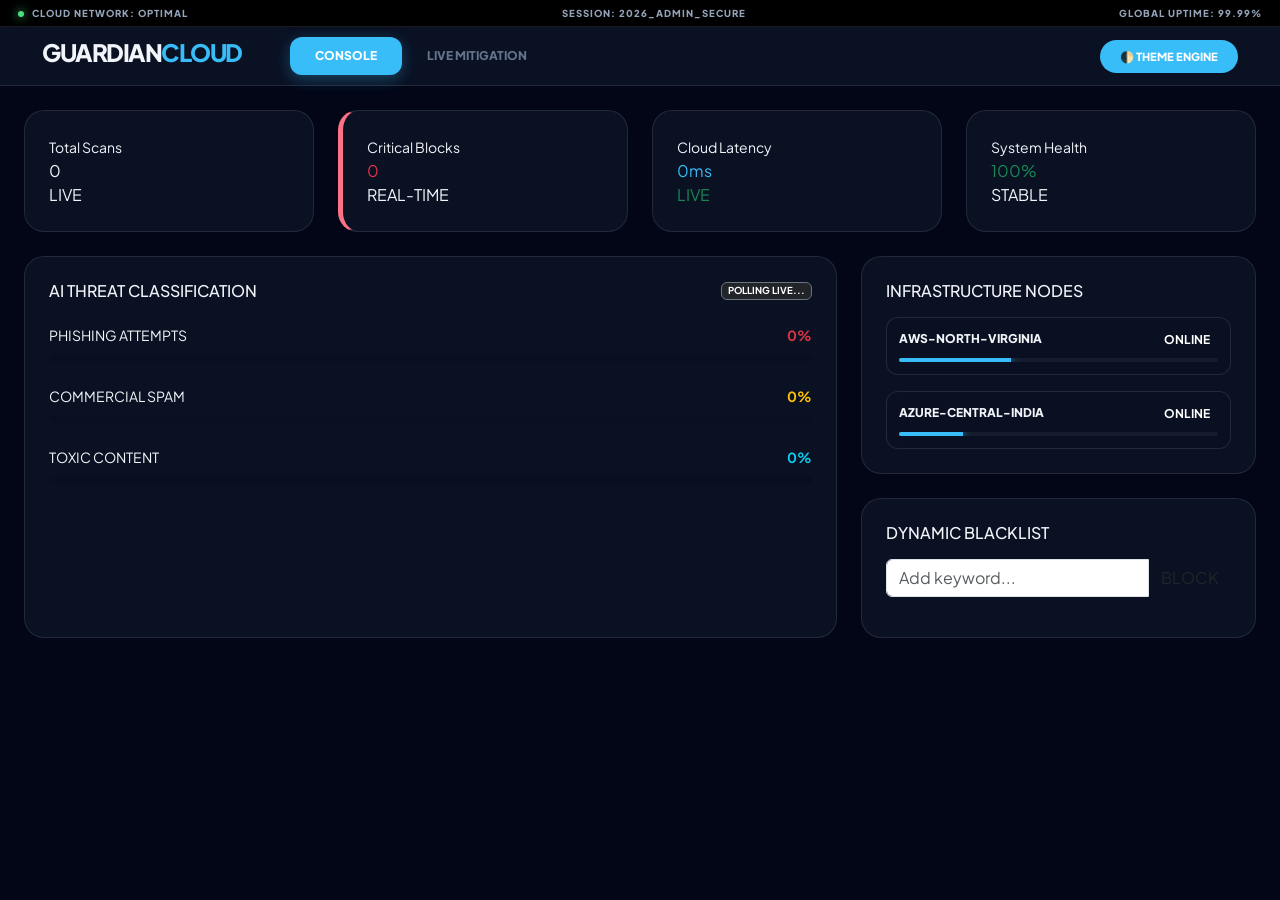
<file: Admin Pannel/index.html>
<!DOCTYPE html>
<html lang="en">
<head>
<meta charset="UTF-8">
<meta name="viewport" content="width=device-width, initial-scale=1.0">
<title>GuardianCloud | AI Defense Console</title>

<link href="https://cdn.jsdelivr.net/npm/bootstrap@5.3.0/dist/css/bootstrap.min.css" rel="stylesheet">
<link href="https://fonts.googleapis.com/css2?family=Plus+Jakarta+Sans:wght@400;600;800&family=JetBrains+Mono&display=swap" rel="stylesheet">
<link rel="stylesheet" href="https://cdnjs.cloudflare.com/ajax/libs/animate.css/4.1.1/animate.min.css"/>
<link rel="stylesheet" href="style.css">

</head>

<body data-theme="dark">

<div class="cloud-pulse-bar">
<div class="container-fluid d-flex justify-content-between align-items-center">
<span class="pulse-text"><span class="dot green"></span> CLOUD NETWORK: OPTIMAL</span>
<span class="pulse-text">SESSION: 2026_ADMIN_SECURE</span>
<span class="pulse-text">GLOBAL UPTIME: 99.99%</span>
</div>
</div>

<nav class="nav-custom">
<div class="container-fluid d-flex justify-content-between align-items-center">

<div class="d-flex align-items-center">

<h4 class="logo-text me-5">
GUARDIAN<span class="text-accent">CLOUD</span>
</h4>

<ul class="nav nav-pills custom-pills" id="pills-tab" role="tablist">

<li class="nav-item">
<button class="nav-link active"
data-bs-toggle="pill"
data-bs-target="#pills-dashboard">
CONSOLE
</button>
</li>

<li class="nav-item">
<button class="nav-link"
data-bs-toggle="pill"
data-bs-target="#pills-logs">
LIVE MITIGATION
</button>
</li>

</ul>
</div>

<button class="btn-theme" id="theme-toggle">
🌓 THEME ENGINE
</button>

</div>
</nav>


<div class="container-fluid p-4">

<div class="tab-content">

<!-- ===============================
DASHBOARD
================================ -->

<div class="tab-pane fade show active" id="pills-dashboard">

<div class="row g-4 mb-4">

<div class="col-md-3">
<div class="guardian-card stat-card">
<small class="label">Total Scans</small>
<div class="value" id="scan-count">0</div>
<div class="trend up">LIVE</div>
</div>
</div>

<div class="col-md-3">
<div class="guardian-card stat-card danger-glow">
<small class="label">Critical Blocks</small>
<div class="value text-danger" id="block-count">0</div>
<div class="trend">REAL-TIME</div>
</div>
</div>

<div class="col-md-3">
<div class="guardian-card stat-card">
<small class="label">Cloud Latency</small>
<div class="value text-accent" id="latency-value">0ms</div>
<div class="trend text-success">LIVE</div>
</div>
</div>

<div class="col-md-3">
<div class="guardian-card stat-card">
<small class="label">System Health</small>
<div class="value text-success" id="health-value">100%</div>
<div class="trend">STABLE</div>
</div>
</div>

</div>


<div class="row g-4">

<div class="col-lg-8">

<div class="guardian-card h-100">

<div class="d-flex justify-content-between align-items-center mb-4">
<h6 class="card-title">AI THREAT CLASSIFICATION</h6>
<span class="badge bg-dark border border-secondary small" style="font-size:0.6rem">
POLLING LIVE...
</span>
</div>


<div class="analysis-row mt-4">

<div class="d-flex justify-content-between small mb-2">
<span>PHISHING ATTEMPTS</span>
<span class="fw-bold text-danger" id="phish-percent">0%</span>
</div>

<div class="progress-container">
<div id="phish-bar" class="progress-bar-glow bg-danger" style="width:0%"></div>
</div>

</div>


<div class="analysis-row mt-4">

<div class="d-flex justify-content-between small mb-2">
<span>COMMERCIAL SPAM</span>
<span class="fw-bold text-warning" id="spam-percent">0%</span>
</div>

<div class="progress-container">
<div id="spam-bar" class="progress-bar-glow bg-warning" style="width:0%"></div>
</div>

</div>


<div class="analysis-row mt-4">

<div class="d-flex justify-content-between small mb-2">
<span>TOXIC CONTENT</span>
<span class="fw-bold text-info" id="toxic-percent">0%</span>
</div>

<div class="progress-container">
<div id="toxic-bar" class="progress-bar-glow bg-info" style="width:0%"></div>
</div>

</div>

</div>
</div>


<div class="col-lg-4">

<div class="guardian-card node-section">

<h6 class="card-title mb-3">
INFRASTRUCTURE NODES
</h6>

<div class="node-item mb-3">

<div class="d-flex justify-content-between">
<span class="node-name">AWS-NORTH-VIRGINIA</span>
<span class="badge bg-success-glow pulse-online">ONLINE</span>
</div>

<div class="node-load-bar mt-2">
<div class="load-fill" style="width:35%"></div>
</div>

</div>

<div class="node-item">

<div class="d-flex justify-content-between">
<span class="node-name">AZURE-CENTRAL-INDIA</span>
<span class="badge bg-success-glow pulse-online">ONLINE</span>
</div>

<div class="node-load-bar mt-2">
<div class="load-fill" style="width:20%"></div>
</div>

</div>

</div>


<div class="guardian-card mt-4">

<h6 class="card-title mb-3">
DYNAMIC BLACKLIST
</h6>

<div class="input-group mb-3">

<input type="text"
id="bl-input"
class="form-control"
placeholder="Add keyword...">

<button class="btn btn-danger-glow"
id="bl-add-btn">
BLOCK
</button>

</div>

<div id="bl-list" class="blacklist-area"></div>

</div>

</div>

</div>

</div>


<!-- ===============================
LIVE LOGS
================================ -->

<div class="tab-pane fade" id="pills-logs">

<div class="guardian-card p-0 overflow-hidden shadow-2xl border-0">

<div class="glass-header d-flex justify-content-between align-items-center p-3">
<h5 class="mb-0 fw-bold">TRAFFIC INSPECTION ENGINE</h5>
<span class="badge badge-outline">LIVE DECRYPTION ACTIVE</span>
</div>

<div class="table-responsive">

<table class="table table-hover align-middle mb-0 cloud-table">

<thead>
<tr>
<th>TIME</th>
<th>WEBSITE</th>
<th>IDENTITY</th>
<th>PAYLOAD</th>
<th>INTENT</th>
<th class="text-center">ADMIN ACTIONS</th>
</tr>
</thead>

<tbody id="log-body">

</tbody>

</table>

</div>

</div>

</div>

</div>

</div>


<script src="https://cdn.jsdelivr.net/npm/bootstrap@5.3.0/dist/js/bootstrap.bundle.min.js"></script>
<script src="script.js"></script>

</body>
</html>
</file>
<file: Admin Pannel/style.css>
:root {
    --bg-body: #f8fafc;
    --bg-card: rgba(255, 255, 255, 0.9);
    --text-main: #0f172a;
    --border: rgba(0, 0, 0, 0.08);
    --accent: #2563eb;
    --danger: #dc2626;
}

[data-theme='dark'] {
    --bg-body: #020617;
    --bg-card: rgba(15, 23, 42, 0.7);
    --text-main: #f1f5f9;
    --border: rgba(255, 255, 255, 0.1);
    --accent: #38bdf8;
    --danger: #fb7185;
}

body { background-color: var(--bg-body); color: var(--text-main); font-family: 'Plus Jakarta Sans', sans-serif; transition: 0.3s; }

.cloud-pulse-bar { background: #000; padding: 6px; border-bottom: 1px solid var(--border); }
.pulse-text { font-size: 0.6rem; color: #94a3b8; font-weight: 800; letter-spacing: 1px; }
.dot { height: 6px; width: 6px; border-radius: 50%; display: inline-block; margin-right: 5px; }
.dot.green { background: #4ade80; box-shadow: 0 0 10px #4ade80; }

.nav-custom { background: var(--bg-card); border-bottom: 1px solid var(--border); padding: 10px 30px; backdrop-filter: blur(10px); }
.logo-text { font-weight: 900; letter-spacing: -1.5px; }
.text-accent { color: var(--accent); }

.custom-pills .nav-link { color: #64748b; font-weight: 800; font-size: 0.75rem; padding: 10px 25px; border-radius: 12px; }
.custom-pills .nav-link.active { background: var(--accent); color: #fff; box-shadow: 0 4px 15px rgba(56, 189, 248, 0.3); }

.guardian-card { background: var(--bg-card); border: 1px solid var(--border); border-radius: 20px; padding: 1.5rem; backdrop-filter: blur(20px); transition: 0.4s; }
.stat-card:hover { transform: translateY(-5px); border-color: var(--accent); }
.danger-glow { border-left: 5px solid var(--danger); }

.node-item { background: rgba(0,0,0,0.02); padding: 12px; border-radius: 12px; border: 1px solid var(--border); }
.node-name { font-size: 0.75rem; font-weight: 800; }
.node-load-bar { height: 4px; background: rgba(255,255,255,0.05); border-radius: 10px; overflow: hidden; }
.load-fill { height: 100%; background: var(--accent); box-shadow: 0 0 10px var(--accent); transition: width 1.5s ease; }

.blacklist-area { max-height: 150px; overflow-y: auto; }
.bl-item { background: rgba(239, 68, 68, 0.05); border: 1px solid rgba(239, 68, 68, 0.2); padding: 8px 12px; border-radius: 8px; margin-bottom: 5px; font-size: 0.75rem; }

.cloud-table th { padding: 20px; font-size: 0.7rem; color: #64748b; text-transform: uppercase; letter-spacing: 1px; }
.payload-neon { background: rgba(0,0,0,0.2); padding: 6px 12px; border-radius: 10px; font-family: 'JetBrains Mono'; font-size: 0.8rem; border: 1px solid var(--border); display: inline-block; }
.payload-neon.phish { color: var(--danger); border-color: rgba(239, 68, 68, 0.3); }
.payload-neon.safe { color: #4ade80; border-color: rgba(74, 222, 128, 0.3); }

.progress-container { height: 8px; background: rgba(0,0,0,0.1); border-radius: 50px; overflow: hidden; }
.progress-bar-glow { height: 100%; box-shadow: 0 0 15px currentColor; transition: width 2s cubic-bezier(0.4, 0, 0.2, 1); }

.badge-neon { padding: 4px 12px; border-radius: 50px; font-size: 0.6rem; font-weight: 900; border: 1px solid; }
.badge-neon.phish { color: var(--danger); border-color: var(--danger); }
.badge-neon.safe { color: #4ade80; border-color: #4ade80; }

.instagram { color: #E1306C; }
.facebook { color: #1877F2; }
.btn-theme { background: var(--accent); color: #fff; border: none; padding: 8px 20px; border-radius: 50px; font-weight: 800; font-size: 0.7rem; }
</file>
